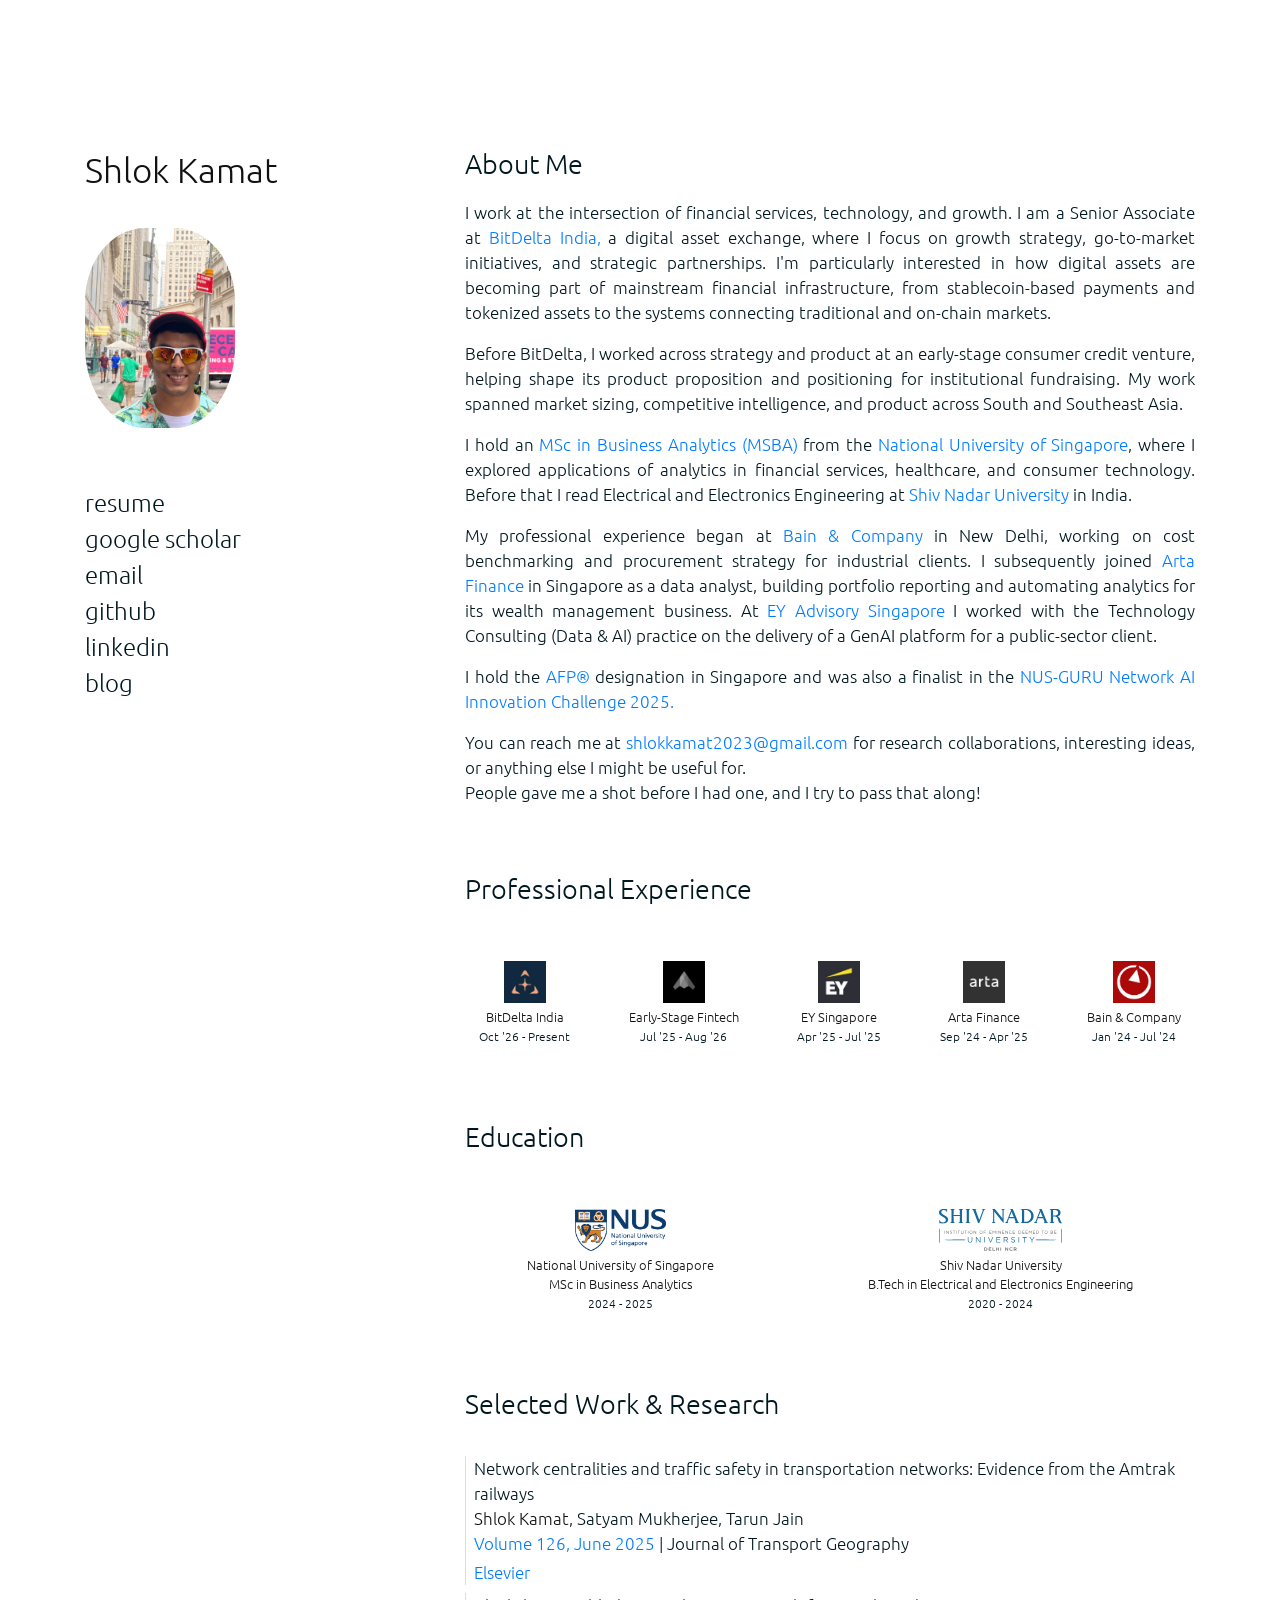
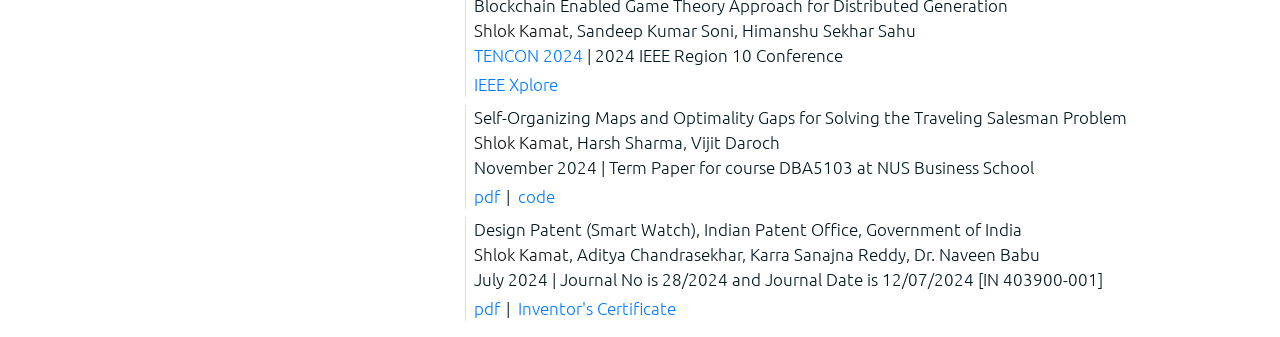
<file: index.html>
<!doctype html>
<html lang="en">

<head>

  <!-- Required meta tags -->
  <meta charset="utf-8">
  <meta name="viewport" content="width=device-width, initial-scale=1, shrink-to-fit=no">
  <meta name="description"
    content="Shlok Kamat is an NUS MSBA graduate with experience at Bain, Arta Finance, EY Singapore, and early-stage fintech across strategy, product, analytics, and AI.">
  <meta name="author" content="Shlok Kamat">
  <meta name="theme-color" content="#222222">

  <title>Shlok Kamat</title>

  <!-- Icons -->
  <link rel="apple-touch-icon" sizes="180x180" href="images/nicons/apple-touch-icon.png">
  <link rel="icon" type="image/png" sizes="32x32" href="images/nicons/favicon-32x32.png">
  <link rel="icon" type="image/png" sizes="16x16" href="images/nicons/favicon-16x16.png">

  <!-- Google Analytics -->
  <script async src="https://www.googletagmanager.com/gtag/js?id=G-M45VMEE1C7"></script>
  <script>
    window.dataLayer = window.dataLayer || [];
    function gtag() { dataLayer.push(arguments); }
    gtag('js', new Date());
    gtag('config', 'G-M45VMEE1C7');
  </script>

  <!-- Bootstrap CSS -->
  <link rel="stylesheet" href="https://stackpath.bootstrapcdn.com/bootstrap/4.4.1/css/bootstrap.min.css"
    integrity="sha384-Vkoo8x4CGsO3+Hhxv8T/Q5PaXtkKtu6ug5TOeNV6gBiFeWPGFN9MuhOf23Q9Ifjh" crossorigin="anonymous">

  <!-- Site CSS -->
  <link rel="stylesheet" href="assets/style-2.css">

</head>

<body>

  <!-- <h1>Hello, world!</h1> -->

  <div class="container pt-5 allstuffp">
    <div class="row pt-5 allstuff">

      <!-- ============================= Sidebar ============================= -->
      <div class="col-md-4 pt-5">
        <div class="fixed-posi">

          <p class="name">Shlok Kamat</p>
          <img src="images/profile.jpg" alt="Shlok Kamat" class="profilepic pt-3 pb-2">

          <div class="pt-5 menur">
            <a class="menulink" href="assets/Shlok_CV_Sep2026.pdf" target="_blank" rel="noopener">resume</a>
          </div>
          <div class=""><a class="menulink" target="_blank" href="https://scholar.google.com/citations?hl=en&user=XUQM72MAAAAJ">google scholar</a></div>
          <div>
            <a class="menulink" href="mailto:shlokkamat2023@gmail.com">email</a>
          </div>
          <div>
            <a class="menulink" href="https://github.com/Shlok2002" target="_blank" rel="noopener">github</a>
          </div>
          <div>
            <a class="menulink" href="https://www.linkedin.com/in/shlokkamat/" target="_blank" rel="noopener">linkedin</a>
          </div>
          <div>
            <a class="menulink" href="https://shlok2002.github.io" target="_blank" rel="noopener">blog</a>
          </div>
          <!-- <div class=""><a class="menulink" target="_blank" href="https://shlok2002.github.io/Shlok-s-New-Jupyter/">blog</a></div> -->

          <!-- <div class="pt-5">usercontext</div>
          <div class="">travel history</div>
          <div class="">this template</div> -->

        </div>
      </div>

      <!-- ============================== Main ============================== -->
      <div class="col-md-8 pt-5 about">

        <!-- ---------------------------- About Me ---------------------------- -->
        <p class="header">About Me</p>

        <p class="text-justify">
          I work at the intersection of financial services, technology, and growth. I am a Senior Associate at <a class="in-text" href="https://bitdelta.in/en" target="_blank" rel="noopener">BitDelta India,</a> 
          a digital asset exchange, where I focus on growth strategy, go-to-market initiatives, and strategic partnerships. 
          I'm particularly interested in how digital assets are becoming part of mainstream financial infrastructure, 
          from stablecoin-based payments and tokenized assets to the systems connecting traditional and on-chain markets.
        </p>

         <p class="text-justify">
          Before BitDelta, I worked across strategy and product at an early-stage consumer credit venture, 
          helping shape its product proposition and positioning for institutional fundraising. 
          My work spanned market sizing, competitive intelligence, and product across 
          South and Southeast Asia.
        </p>

        <p class="text-justify">
          I hold an
          <a class="in-text" href="https://msba.nus.edu.sg" target="_blank" rel="noopener">MSc in Business Analytics
            (MSBA)</a>
          from the
          <a class="in-text" href="https://nus.edu.sg" target="_blank" rel="noopener">National University of Singapore</a>,
          where I explored applications of analytics in financial services, healthcare, and consumer technology.
          Before that I read Electrical and Electronics Engineering at
          <a class="in-text" href="https://snu.edu.in/home" target="_blank" rel="noopener">Shiv Nadar University</a>
          in India.
        </p>

        <p class="text-justify">
          My professional experience began at
          <a class="in-text" href="https://www.bain.com" target="_blank" rel="noopener">Bain &amp; Company</a>
          in New Delhi, working on cost benchmarking and procurement strategy for industrial clients.
          I subsequently joined
          <a class="in-text" href="https://artafinance.com" target="_blank" rel="noopener">Arta Finance</a>
          in Singapore as a data analyst, building portfolio reporting and automating analytics for its wealth management business.
          At
          <a class="in-text" href="https://www.ey.com/en_sg" target="_blank" rel="noopener">EY Advisory Singapore</a>
          I worked with the Technology Consulting (Data & AI) practice on the delivery of a GenAI platform for a 
          public-sector client.
        </p>

        

        <p class="text-justify">
          I hold the
          <a class="in-text" href="https://fpas.org.sg" target="_blank" rel="noopener">AFP&reg;</a>
          designation in Singapore and was also a finalist in the
          <a class="in-text" href="https://www.sg-innovationchallenge.org" target="_blank" rel="noopener">NUS-GURU
            Network AI Innovation Challenge 2025.</a>
        </p>

        <!-- <p>
          <strong class="text-danger">Full-Time Opportunities:</strong> I am currently actively looking for full-time
          roles. Open to locations in <strong>Singapore, ASEAN, or India</strong>. Kindly reach out if you think I would
          be a good fit.
        </p> -->

        <!-- <p style="text-align:justify">
          I'm always happy to mentor young professionals starting out their academic or professional journeys. If you'd like to collaborate, drop me an email!
          Why do I do it? Because people gave me a shot and it changed my trajectory. I am paying it forward.
        </p> -->

        <p class="text-justify">
          <!-- I am best reached by email at <a class="in-text" href="mailto:shlokkamat2023@gmail.com">shlokkamat2023@gmail.com</a>.
          Feel free to reach out about my university experience, internships, or anything else I might be able to help with.

          For more details, check my <a class="in-text" href="assets/ShlokKamat_Resume.pdf" target="_blank">CV</a> -->
          You can reach me at
          <a class="in-text" href="mailto:shlokkamat2023@gmail.com">shlokkamat2023@gmail.com</a>
         for research collaborations, interesting ideas, or anything else I might be useful for. <br>
         People gave me a shot before I had one, and I try to pass that along!
        </p>

        <!-- ---------------------- Professional Experience ---------------------- -->
        <p class="header pt-5">Professional Experience</p>

        <div class="row text-center py-4">

           <div class="mx-auto mt-2">
            <img class="img-fluid instilogo p-1" src="images/bitdeltain.jpeg" alt="Early-stage fintech">
            <div class="institution">BitDelta India</div>
            <div class="years">Oct '26 - Present</div>
          </div>

          <div class="mx-auto mt-2">
            <img class="img-fluid instilogo p-1" src="images/stealth.jpeg" alt="Early-stage fintech">
            <div class="institution">Early-Stage Fintech</div>
            <div class="years">Jul '25 - Aug '26</div>
          </div>

          <div class="mx-auto mt-2">
            <img class="img-fluid instilogo p-1" src="images/e&amp;y.jpeg" alt="EY Singapore">
            <div class="institution">EY Singapore</div>
            <div class="years">Apr '25 - Jul '25</div>
          </div>

          <div class="mx-auto mt-2">
            <img class="img-fluid instilogo p-1" src="images/arbo_works_logo.jpeg" alt="Arta Finance">
            <div class="institution">Arta Finance</div>
            <div class="years">Sep '24 - Apr '25</div>
          </div>

          <div class="mx-auto mt-2">
            <img class="img-fluid instilogo p-1" src="images/bain3.jpg" alt="Bain &amp; Company">
            <div class="institution">Bain &amp; Company</div>
            <div class="years">Jan '24 - Jul '24</div>
          </div>

          <!-- <div class="mx-auto mt-2">
            <img class="img-fluid instilogo p-1" src="images/pb.jpeg" alt="Paisabazaar">
            <div class="institution">Paisabazaar</div>
            <div class="years">Mar '23 - Aug '23</div>
          </div> -->

          <!-- <div class="mx-auto mt-2">
            <img class="img-fluid instilogo p-1" src="images/transorg.jpg">
            <div class="institution">TransOrg Analytics</div>
            <div class="years">Mar '22 - Aug '22</div>
          </div> -->

          <!-- <div class="mx-auto mt-2">
            <img class="img-fluid instilogo p-1" src="images/spenny1.png" alt="Spenny">
            <div class="institution">Spenny</div>
            <div class="years">Dec '21 - Oct '22</div>
          </div> -->

          <!-- <div class="mx-auto mt-2">
            <img class="img-fluid instilogo p-1" src="images/itc11.png">
            <div class="institution">ITC Hotels</div>
            <div class="years">Summer 2018</div>
          </div> -->

        </div>

        <!-- ------------------- Archived: What have I been up to? -------------------
        <p class="header pt-5"> What have I been up to?</p>

        <div class="py-2">

          <p class="paper my-2 pl-2">
            <span class="papertitle">NUS Commencement</span><br>
            <span class="conf"><a class="confshort">July 2026</a> | M.S. in Business Analytics</span><br>

          <p class="paper my-2 pl-2">
            <span class="papertitle">Journal Article Accepted</span><br>
            <span class="conf"><a class="confshort">April 2025</a> | Journal of Transport Geography</span><br>

          <p class="paper my-2 pl-2">
            <span class="papertitle">NUS-GURU Network AI Innovation Challenge 2025</span><br>
            <span class="conf"><a class="confshort">April 2025</a> | Finalist (Top 8 out of 200+ teams)</span><br>

          <p class="paper my-2 pl-2">
            <span class="papertitle">AFP&reg; Professional</span><br>
            <span class="conf"><a class="confshort">March 2025</a> | Financial Planning Association of Singapore</span><br>

          <p class="paper my-2 pl-2">
            <span class="papertitle">Conference Paper Published!</span><br>
            <span class="conf"><a class="confshort">December 2024</a> | IEEE TENCON 2024, Singapore</span><br>

          <p class="paper my-2 pl-2">
            <span class="papertitle">Design Patent (Granted): Smart Watch</span><br>
            <span class="conf"><a class="confshort">July 2024</a> | Indian Patent Office, Government of India</span><br>
        -->

        <!-- <p class="paper my-2 pl-2">
          <span class="papertitle">Matriculation at NUS </span><br>
          <span class="conf"><a class="confshort">July 2024</a> | MS in Business Analytics</span><br>

        <p class="paper my-2 pl-2">
          <span class="papertitle">Graduated with Distinction </span><br>
          <span class="conf"><a class="confshort">May 2024</a> | Class Rank 1 in Electrical and Electronics Engineering</span><br> -->

        <!-- <p class="paper my-2 pl-2">
          <span class="papertitle">9th Shiv Nadar IoE OUR Conference </span><br>
          <span class="conf"><a class="confshort">September 2023</a> | Sucessfully defended my OUR research</span><br> -->

        <!-- <p class="paper my-2 pl-2">
          <span class="papertitle">ASME IAM3D EFx: All India Rank - 2 </span><br>
          <span class="conf"><a class="confshort">April 2023</a> | Bagged the Runner's up place in the student design competition</span><br> -->

        <!-- ---------------------------- Education ---------------------------- -->
        <p class="header pt-5">Education</p>

        <!-- Archived education blocks (kept for future use)
        <div class="mx-auto mt-2">
          <img class="img-fluid instilogo p-1" src="images/NUS.svg.png">
          <div class="institution">National University of Singapore</div>
          <div class="institution">M.S. in Business Analytics</div>
          <div class="years">2024 - 2025</div>
        </div>

        <div class="row text-center py-4">
          <div class="mx-auto mt-2">
            <img class="img-fluid instilogo p-1" src="images/snu.png">
            <div class="institution">Shiv Nadar Institution of Eminence</div>
            <div class="institution">B.Tech Electrical and Electronics Engineering</div>
            <div class="years">2020 - 2024</div>
          </div>

        <div class="mx-auto mt-2">
          <img class="img-fluid instilogo p-1" src="images/IITK.svg.png">
          <div class="institution">Indian Institute of Technology Kanpur</div>
          <div class="institution">Advanced Certification in Data Analytics</div>
          <div class="years">2021-2022</div>
        </div>
        -->

        <!-- <p class="header pt-5">Education</p> -->

        <div class="row text-center py-4">

          <div class="mx-auto mt-2">
            <img class="img-fluid instilogo p-1" src="assets/logo.png" alt="National University of Singapore">
            <div class="institution">National University of Singapore</div>
            <div class="institution">MSc in Business Analytics</div>
            <div class="years">2024 - 2025</div>
          </div>

          <div class="mx-auto mt-2">
            <img class="img-fluid instilogo p-1" src="images/logo-2.svg" alt="Shiv Nadar University">
            <div class="institution">Shiv Nadar University</div>
            <div class="institution">B.Tech in Electrical and Electronics Engineering</div>
            <div class="years">2020 - 2024</div>
          </div>

          <!-- <div class="mx-auto mt-2">
            <img class="img-fluid instilogo p-1" src="images/IITK.svg.png">
            <div class="institution">Indian Institute of Technology Kanpur</div>
            <div class="institution">Advanced Certification in Data Analytics</div>
            <div class="years">2021-2022</div>
          </div> -->

        </div>

        <!-- ----------------------- Selected Work & Research ----------------------- -->
        <p class="header pt-5">Selected Work &amp; Research</p>

        <div class="py-2">

          <p class="paper my-2 pl-2">
            <span class="papertitle">Network centralities and traffic safety in transportation networks: Evidence from
              the Amtrak railways</span><br>
            <span class="thisauthor">Shlok Kamat</span>, Satyam Mukherjee, Tarun Jain<br>
            <span class="conf">
              <a class="confshort" href="https://www.sciencedirect.com/journal/journal-of-transport-geography/vol/126/suppl/C"
                target="_blank" rel="noopener">Volume 126, June 2025</a> | Journal of Transport Geography
            </span><br>
            <a class="tag" href="https://doi.org/10.1016/j.jtrangeo.2025.104246" target="_blank" rel="noopener">Elsevier</a><span class="tagsep"></span>
          </p>

          <p class="paper my-2 pl-2">
            <span class="papertitle">Blockchain Enabled Game Theory Approach for Distributed Generation</span><br>
            <span class="thisauthor">Shlok Kamat</span>, Sandeep Kumar Soni, Himanshu Sekhar Sahu<br>
            <span class="conf">
              <a class="confshort" href="https://tencon2024.org" target="_blank" rel="noopener">TENCON 2024</a> | 2024
              IEEE Region 10 Conference
            </span><br>
            <a class="tag" href="https://doi.org/10.1109/TENCON61640.2024.10903069" target="_blank" rel="noopener">IEEE Xplore</a><span class="tagsep"></span>
          </p>

          <p class="paper my-2 pl-2">
            <span class="papertitle">Self-Organizing Maps and Optimality Gaps for Solving the Traveling Salesman
              Problem</span><br>
            <span class="thisauthor">Shlok Kamat</span>, Harsh Sharma, Vijit Daroch<br>
            <span class="conf">
              <a class="confshort">November 2024</a> | Term Paper for course DBA5103 at NUS Business School
            </span><br>
            <a class="tag" href="assets/DBA5103_Paper.pdf" target="_blank" rel="noopener">pdf</a><span class="tagsep">|</span>
            <a class="tag" href="https://github.com/Shlok2002/DBA5103_Project" target="_blank" rel="noopener">code</a><span class="tagsep"></span>
          </p>

          <p class="paper my-2 pl-2">
            <span class="papertitle">Design Patent (Smart Watch), Indian Patent Office, Government of India</span><br>
            <span class="thisauthor">Shlok Kamat</span>, Aditya Chandrasekhar, Karra Sanajna Reddy, Dr. Naveen Babu<br>
            <span class="conf">
              <a class="confshort">July 2024</a> | Journal No is 28/2024 and Journal Date is 12/07/2024 [IN 403900-001]
            </span><br>
            <a class="tag" href="assets/403900-001.pdf" target="_blank" rel="noopener">pdf</a><span class="tagsep">|</span>
            <a class="tag" href="assets/Inventors%20certificate%20for%20Design%20Registration%20Smart%20Watch.pdf"
              target="_blank" rel="noopener">Inventor's Certificate</a><span class="tagsep"></span>
          </p>

        </div>

        <!-- ---------- Archived: Academic Projects and Research Papers ----------
        <p class="header pt-5"> Academic Projects and Research Papers</p>

        <div class="py-2">
          <p class="paper my-2 pl-2">
            <span class="papertitle">Self-Organizing Maps and Optimality Gaps for Solving the Traveling Salesman Problem</span><br>
            <span class="thisauthor">Shlok Kamat</span>, Harsh Sharma, Vijit Daroch <br>
            <span class="conf"><a class="confshort">November 2024</a> | Term Paper for course DBA5103 at NUS Business School</span><br>
            <a class="tag" href="assets/DBA5103_Paper.pdf" target="_blank">pdf</a><span class="tagsep">|</span>
            <a class="tag" href="https://github.com/Shlok2002/DBA5103_Project" target="_blank">code</a><span class="tagsep"></span>
          </p>
        </div>

        <div class="py-2">
          <p class="paper my-2 pl-2">
            <span class="papertitle">Design Patent (Smart Watch), Indian Patent Office, Government of India</span><br>
            <span class="thisauthor">Shlok Kamat</span>, Aditya Chandrasekhar, Karra Sanajna Reddy, Dr. Naveen Babu <br>
            <span class="conf"><a class="confshort">July 2024</a> | Journal No is 28/2024 and Journal Date is 12/07/2024 [IN 403900-001]</span><br>
            <a class="tag" href="assets/403900-001.pdf" target="_blank">pdf</a><span class="tagsep">|</span>
            <a class="tag" href="assets/Inventors certificate for Design Registration Smart Watch.pdf" target="_blank">Inventor's Certificate</a><span class="tagsep"></span>
          </p>
        </div>

        <div class="py-2">
          <p class="paper my-2 pl-2">
            <span class="papertitle">Examining Blockchain's Role in Reshaping Electricity Trading: Opportunities and Challenges</span><br>
            Shlok Kamat under the guidance of <a href="https://snu.edu.in/faculty/sandeep-kumar-soni/" target="_blank">Dr. Sandeep Kumar Soni </a> <br>
            <span class="conf"><a class="confshort">April 2024</a> | Senior Year Thesis</span><br>
            <a class="tag" href="assets/BTech_Final_Loop.pdf" target="_blank">slides</a><span class="tagsep">|</span>
            <a class="tag" href="assets/BTech_project_vF.pdf" target="_blank">pdf</a><span class="tagsep"></span>
          </p>
        </div>

        <div class="py-2">
          <p class="paper my-2 pl-2">
            <span class="papertitle">Blockchain-Enabled Game Theory Approach for Distributed Generation - (BEGT-DG)</span><br>
            Shlok Kamat under the guidance of <a href="https://snu.edu.in/faculty/sandeep-kumar-soni/" target="_blank">Dr. Sandeep Kumar Soni </a> <br>
            <span class="conf"><a class="confshort">December 2023</a> | Major Project I</span><br>
            <a class="tag" href="assets/Project_Paper-2.pdf" target="_blank">pdf</a><span class="tagsep"></span>
          </p>
        </div>
        -->

        <!-- ---------------- Archived: coursework and reports ----------------
        <div class="py-2">
          <p class="paper my-2 pl-2">
            <span class="papertitle">Equity Research Report - Sun Pharmaceutical Industries Limited</span><br>
            <span class="thisauthor">Shlok Kamat</span>, Tanmay Rakheja, Chandy Alex Koshy
            <span class="conf"><a class="confshort">November 2023</a> | Course Project for Corporate Valuation Course</span><br>
            <a class="tag" href="assets/ERR_Sun_Pharma_FAC306.pdf" target="_blank">pdf</a><span class="tagsep"></span>
          </p>
        </div>

        <div class="py-2">
          <p class="paper my-2 pl-2">
            <span class="papertitle">Assessing the Climate Risks Faced by Total Energies: A Comprehensive Analysis</span><br>
            Shlok Kamat <br>
            <span class="conf"><a class="confshort">February 2023</a> | Assignment for Business Sustainability Management Course</span><br>
            <a class="tag" href="assets/CCC725.pdf" target="_blank">pdf</a><span class="tagsep"></span>
          </p>
        </div>

        <div class="py-2">
          <p class="paper my-2 pl-2">
            <span class="papertitle">Mutual Funds, SIPs, SWPs and more</span><br>
            Shlok Kamat under the guidance of <a href="https://finance.snu.edu.in/people/faculty/dr-sunil-k-parmeswaran" target="_blank">Dr. Sunil K Parmeshwaran </a>
            <span class="conf"><a class="confshort">December 2022</a> | Research paper for Financial Markets Course</span><br>
            <a class="tag" href="assets/MF.pdf" target="_blank">pdf</a><span class="tagsep"></span>
          </p>

          <p class="paper my-2 pl-2">
            <span class="papertitle">Business Analytics Project - Customer Churn for a telecom operator</span><br>
            <span class="thisauthor">Shlok Kamat</span>, Aayush Garg
            <span class="conf"><a class="confshort">November 2022</a> | Course project for course Contemporary Business Analytics (DOM304)</span><br>
            <a class="tag" href="assets/DOM304_Project_Presentation.pdf" target="_blank">pdf</a><span class="tagsep">|</span>
            <a class="tag" href="https://nbviewer.org/gist/Shlok2002/3dded4ff9b2c02089b108d5dd81816ad" target="_blank">code</a>
          </p>
        </div>
        -->

        <!-- ---------------- Archived: undergraduate coursework ----------------
        <p class="paper my-2 pl-2">
          <span class="papertitle">Dynamic Behavior of the Whitening Process</span><br>
          Aditya A*, <span class="thisauthor">Shlok Kamat*</span>, Karra Sanjana Reddy*
          <span class="noter"> (* = Equal Contribution)</span><br>
          <span class="conf"><a class="confshort">November 2022</a> | Research project for course Digital Signal Processing (EED305)</span><br>
          <a class="tag" href="assets/DSP Project Report.pdf" target="_blank">pdf</a><span class="tagsep"></span>
        </p>

        <div class="py-2">
          <p class="paper my-2 pl-2">
            <span class="papertitle">A Novel Algorithm based on V and I Perturbation to track global peak under partial shading conditions</span><br>
            Aditya A, <span class="thisauthor">Shlok Kamat</span>, Karra Sanjana Reddy, Peniel Roderick, Ojusva Singh
            <span class="conf"><a class="confshort">November 2022</a> | Research project for course Photovoltaic Power Generation (EED371)</span><br>
            <a class="tag" href="assets/EED371.pdf" target="_blank">pdf</a><span class="tagsep"></span>
          </p>
        </div>
        -->

        <!-- ---------------- Archived: template sample publications ----------------
        <p class="header pt-5"> Personal Projects</p>

        <div class="py-2">
          <p class="paper my-2 pl-2">
            <span class="papertitle">The State and Fate of Linguistic Diversity and Inclusion in the NLP World</span><br>
            Pratik Joshi*, <span class="thisauthor">Sebastin Santy*</span>, Amar Budhiraja*, Kalika Bali, Monojit Choudhury
            <span class="noter"> (* = Equal Contribution)</span><br>
            <span class="conf"><a class="confshort" href="https://acl2020.org/">ACL'20</a> | Annual Conference of the Association for Computational Linguistics</span><br>
            <a class="tag" href="https://arxiv.org/pdf/2004.09095.pdf" target="_blank">code</a><span class="tagsep">|</span>
            <a class="tag" href="https://arxiv.org/abs/2004.09095" target="_blank">abstract</a><span class="tagsep">|</span>
            <a class="tag" href="cites/acl2020.bib" target="_blank">blog</a><span class="tagsep"></span>
            <a class="tag" href="https://microsoft.github.io/linguisticdiversity/" target="_blank">website</a>
          </p>
        </div>

        <div class="py-2">
          <p class="paper my-2 pl-2">
            <span class="papertitle">Learnings from Technological Interventions in a Low Resource Language</span><br>
            Devansh Mehta*, <span class="thisauthor">Sebastin Santy*</span>, Ramaravind Mothilal, Brij Mohan Lal Srivastava, Alok Sharma, Anurag Shukla, Vishnu Prasad, Venkanna U, Amit Sharma and Kalika Bali
            <span class="noter"> (* = Equal Contribution)</span><br>
            <span class="conf"><a class="confshort" href="https://lrec2020.lrec-conf.org/">LREC'20</a> | International Conference on Language Resources and Evaluation</span><br>
            <a class="tag" href="https://arxiv.org/pdf/2004.10270.pdf" target="_blank">pdf</a><span class="tagsep">|</span>
            <a class="tag" href="https://arxiv.org/abs/2004.10270" target="_blank">abstract</a><span class="tagsep">|</span>
            <a class="tag" href="cites/lrec2020.bib" target="_blank">cite</a>
          </p>
        </div>

        <div class="py-2">
          <p class="paper my-2 pl-2">
            <span class="papertitle">Deploying Language Technologies for Underserved Communities</span><br>
            Kalika Bali, Monojit Choudhury, Sunayana Sitaram, <span class="thisauthor">Sebastin Santy</span><br>
            <span class="conf"><a class="confshort" href="https://en.unesco.org/LT4All">LT4All</a> | UNESCO International Conference on Language Technologies for All</span><br>
            <a class="tag" href="https://en.unesco.org/sites/default/files/lt4all_programme_day2and3.pdf" target="_blank">proceedings</a><span class="tagsep">|</span>
            <a class="tag" href="assets/unesco.pdf" target="_blank">poster</a>
          </p>
        </div>

        <div class="py-2">
          <p class="paper my-2 pl-2">
            <span class="papertitle">Unsung Challenges of Building and Deploying Language Technologies for Low Resource Language Communities</span><br>
            Pratik Joshi, Christain Barnes, <span class="thisauthor">Sebastin Santy</span>, Simran Khanuja, Sanket Shah, Anirudh Srinivasan, Satwik Bhattamishra, Sunayana Sitaram, Monojit Choudhury and Kalika Bali<br>
            <span class="conf"><a class="confshort" href="https://ltrc.iiit.ac.in/icon2019/">ICON'19</a> | International Conference on Natural Language Processing</span><br>
            <a class="tag" href="https://arxiv.org/pdf/1912.03457.pdf" target="_blank">pdf</a><span class="tagsep">|</span>
            <a class="tag" href="https://arxiv.org/abs/1912.03457" target="_blank">abstract</a><span class="tagsep">|</span>
            <a class="tag" href="cites/icon2019.bib" target="_blank">cite</a>
          </p>
        </div>

        <div class="py-2">
          <p class="paper my-2 pl-2">
            <span class="papertitle">CoSSAT: Code-Switched Speech Annotation Tool</span><br>
            Sanket Shah, Pratik Joshi, <span class="thisauthor">Sebastin Santy</span>, Sunayana Sitaram<br>
            <span class="conf"><a class="confshort" href="https://www.emnlp-ijcnlp2019.org/">AnnoNLP@EMNLP'19</a> | Empirical Methods in Natural Language Processing</span><br>
            <a class="tag" href="https://www.aclweb.org/anthology/D19-5907.pdf" target="_blank">pdf</a><span class="tagsep">|</span>
            <a class="tag" href="https://www.aclweb.org/anthology/D19-5907/" target="_blank">abstract</a><span class="tagsep">|</span>
            <a class="tag" href="cites/cossat.bib" target="_blank">cite</a><span class="tagsep">|</span>
            <a class="tag" href="assets/cossat.pdf" target="_blank">slides</a>
          </p>
        </div>

        <div class="py-2">
          <p class="paper my-2 pl-2">
            <span class="papertitle">INMT: Interactive Neural Machine Translation</span><br>
            <span class="thisauthor">Sebastin Santy</span>, Sandipan Dandapat, Monojit Choudhury, Kalika Bali<br>
            <span class="conf"><a class="confshort" href="https://www.emnlp-ijcnlp2019.org/">EMNLP'19 Demo</a> | Empirical Methods in Natural Language Processing</span><br>
            <a class="tag" href="https://microsoft.github.io/inmt/" target="_blank">website</a><span class="tagsep">|</span>
            <a class="tag" href="https://github.com/microsoft/inmt" target="_blank">code</a><span class="tagsep">|</span>
            <a class="tag" href="https://www.aclweb.org/anthology/D19-3018.pdf" target="_blank">pdf</a><span class="tagsep">|</span>
            <a class="tag" href="https://www.aclweb.org/anthology/D19-3018/" target="_blank">abstract</a><span class="tagsep">|</span>
            <a class="tag" href="cites/inmt.bib" target="_blank">cite</a><span class="tagsep">|</span>
            <a class="tag" href="assets/inmt_poster.pdf" target="_blank">poster</a>
          </p>
        </div>

        <div class="py-2">
          <p class="paper my-2 pl-2">
            <span class="papertitle">Towards Task Understanding in Visual Settings</span><br>
            <span class="thisauthor">Sebastin Santy</span>, Wazeer Zulfikar, Rishabh Mehrotra, Emine Yilmaz<br>
            <span class="conf"><a class="confshort" href="#">AAAI'19 Student Abstract</a> | AAAI Conference on Artificial Intelligence</span> <br>
            <a class="tag" href="https://usercontext.github.io/SceneTask/resources/images/manuscript.pdf" target="_blank">pdf</a><span class="tagsep">|</span>
            <a class="tag" href="https://usercontext.github.io/SceneTask/" target="_blank">abstract</a><span class="tagsep">|</span>
            <a class="tag" href="cites/aaai2019.bib" target="_blank">cite</a><span class="tagsep">|</span>
            <a class="tag" href="https://usercontext.github.io/SceneTask/resources/images/poster.pdf" target="_blank">poster</a>
          </p>
        </div>

        <div class="py-2">
          <p class="paper my-2 pl-2">
            <span class="papertitle">DataDepsGenerators.jl: making reusing data easy by automatically generating DataDeps.jl registration code</span><br>
            Lyndon White, <span class="thisauthor">Sebastin Santy</span><br>
            <span class="conf"><a class="confshort" href="#">JOSS'18</a> | Journal of Open Source Software</span> <br>
            <a class="tag" href="https://arxiv.org/pdf/1912.03457.pdf" target="_blank">pdf</a><span class="tagsep">|</span>
            <a class="tag" href="cites/datadeps.bib" target="_blank">cite</a><span class="tagsep">|</span>
            <a class="tag" href="https://www.youtube.com/watch?v=eMtuzjn_Xks" target="_blank">talk</a><span class="tagsep">|</span>
            <a class="tag" href="https://medium.com/@sebastinsanty/google-summer-of-code-2018-julia-computing-report-8d3f553d7050" target="_blank">blog post</a>
          </p>
        </div>
        -->

        <!-- ---------------- Archived: Personal Projects ----------------
        <p class="paper my-2 pl-2">
          <span class="papertitle">Predictive Analytics Repo</span><br>
          <span class="conf"><a class="confshort">Python and R</a> | A collection of predictive analytics notebooks and source codes </span> <br>
          <a class="tag" href="https://github.com/Shlok2002/PredictiveAnalytics" target="_blank">GitHub Repo</a><span class="tagsep"></span>
        </p>

        <div class="py-2"></div>

        <p class="paper my-2 pl-2">
          <span class="papertitle">Brief</span><br>
          <span class="conf"><a class="confshort">Python</a> | A simple GUI text editor written in python </span> <br>
          <a class="tag" href="https://github.com/Shlok2002/Brief---Text-Editor" target="_blank">code</a><span class="tagsep">|</span>
          <a class="tag" href="https://shlokkamat.hashnode.dev/using-python-to-create-a-basic-text-editor" target="_blank">blog</a><span class="tagsep"></span>
        </p>

        <div class="py-2">
          <p class="paper my-2 pl-2">
            <span class="papertitle">Strategic analysis of Jio</span><br>
            <span class="conf"><a class="confshort">Case Study</a> | A presentation for a case study competition where in I was tasked with devising a plan for Jio (mobile telecom operator) to foray into a foreign market </span> <br>
            <a class="tag" href="assets/jio.pdf" target="_blank">pdf</a><span class="tagsep"></span>
          </p>
        </div>

        <div class="py-2">
          <p class="paper my-2 pl-2">
            <span class="papertitle">Order Automation</span><br>
            <span class="conf"><a class="confshort">Python</a> | A python code to place, cancel and modify orders in Zerodha in under 160 lines of code, all without leaving your editor/terminal* </span> <br>
            <a class="tag" href="https://github.com/Shlok2002/Trader-Help/tree/main/OrderPlacement" target="_blank">code</a><span class="tagsep">|</span>
            <a class="tag" href="#" target="_blank">blog</a><span class="tagsep"></span>
          </p>
        </div>
        -->

        <!-- ---------------- Archived: Talks ----------------
        <p class="header pt-5">Talks</p>

        <div class="py-2">
          <p class="paper my-2 pl-2">
            <span class="papertitle">Repeatable Data Setup for Repeatable Science</span><br>
            Talked about DataDepsGenerators.jl and Reproducible AI.<br>
            <span class="conf">PyData 2018, 11 Times Square, New York City, United States</span><br>
            <a class="tag" href="https://www.youtube.com/watch?v=eMtuzjn_Xks" target="_blank">video</a><span class="tagsep">|</span>
            <a class="tag" href="https://pydata.org/nyc2018/schedule/presentation/14/" target="_blank">abstract</a>
          </p>
        </div>

        <div class="py-2">
          <p class="paper my-2 pl-2">
            <span class="papertitle">Tete-a-tete with <a href="https://en.wikipedia.org/wiki/A._P._J._Abdul_Kalam" target="_blank">APJ Abdul Kalam</a></span><br>
            As part of the Iken Scientifica 2009 winning team, got an opportunity to discuss tech advancements with His Excellency, Dr. APJ Abdul Kalam, Former President of India.<br>
            <span class="conf">10 Rajaji Marg, New Delhi, India</span><br>
            <a class="tag" href="https://www.youtube.com/watch?v=oj-rT6CouZg" target="_blank">video</a>
          </p>
        </div>
        -->

        <!-- ---------------- Archived: earlier experience row ----------------
        <div class="row text-center py-4">

          <div class="mx-auto mt-2">
            <img class="img-fluid instilogo p-1" src="images/snu.png">
            <div class="institution">Shiv Nadar Institution of Eminence</div>
            <div class="years">2020 - 2024</div>
          </div>

          <div class="mx-auto mt-2">
            <img class="img-fluid instilogo p-1" src="images/bain2.png">
            <div class="institution">Bain &amp; Company</div>
            <div class="years">Winter 2023</div>
          </div>

          <div class="mx-auto mt-2">
            <img class="img-fluid instilogo p-1" src="images/pb.jpeg">
            <div class="institution">Paisabazaar.com</div>
            <div class="years">Summer 2023</div>
          </div>

          <div class="mx-auto mt-2">
            <img class="img-fluid instilogo p-1" src="images/transorg.jpg">
            <div class="institution">TransOrg Analytics</div>
            <div class="years">Summer 2022</div>
          </div>

          <div class="mx-auto mt-2">
            <img class="img-fluid instilogo p-1" src="images/spenny1.png">
            <div class="institution">Spenny</div>
            <div class="years">Winter 2021</div>
          </div>

          <div class="mx-auto mt-2">
            <img class="img-fluid instilogo p-1" src="images/itc11.png">
            <div class="institution">ITC Hotels</div>
            <div class="years">Summer 2018</div>
          </div>

        </div>
        -->

      </div>
      <!-- /.col-md-8 -->

    </div>
    <!-- /.row -->
  </div>
  <!-- /.container -->

  <!-- Optional JavaScript -->
  <!-- jQuery first, then Popper.js, then Bootstrap JS -->
  <script src="https://code.jquery.com/jquery-3.4.1.slim.min.js"
    integrity="sha384-J6qa4849blE2+poT4WnyKhv5vZF5SrPo0iEjwBvKU7imGFAV0wwj1yYfoRSJoZ+n" crossorigin="anonymous"></script>
  <script src="https://cdn.jsdelivr.net/npm/popper.js@1.16.0/dist/umd/popper.min.js"
    integrity="sha384-Q6E9RHvbIyZFJoft+2mJbHaEWldlvI9IOYy5n3zV9zzTtmI3UksdQRVvoxMfooAo" crossorigin="anonymous"></script>
  <script src="https://stackpath.bootstrapcdn.com/bootstrap/4.4.1/js/bootstrap.min.js"
    integrity="sha384-wfSDF2E50Y2D1uUdj0O3uMBJnjuUD4Ih7YwaYd1iqfktj0Uod8GCExl3Og8ifwB6" crossorigin="anonymous"></script>
  <script src="assets/style-2.js"></script>

</body>

</html>
</file>
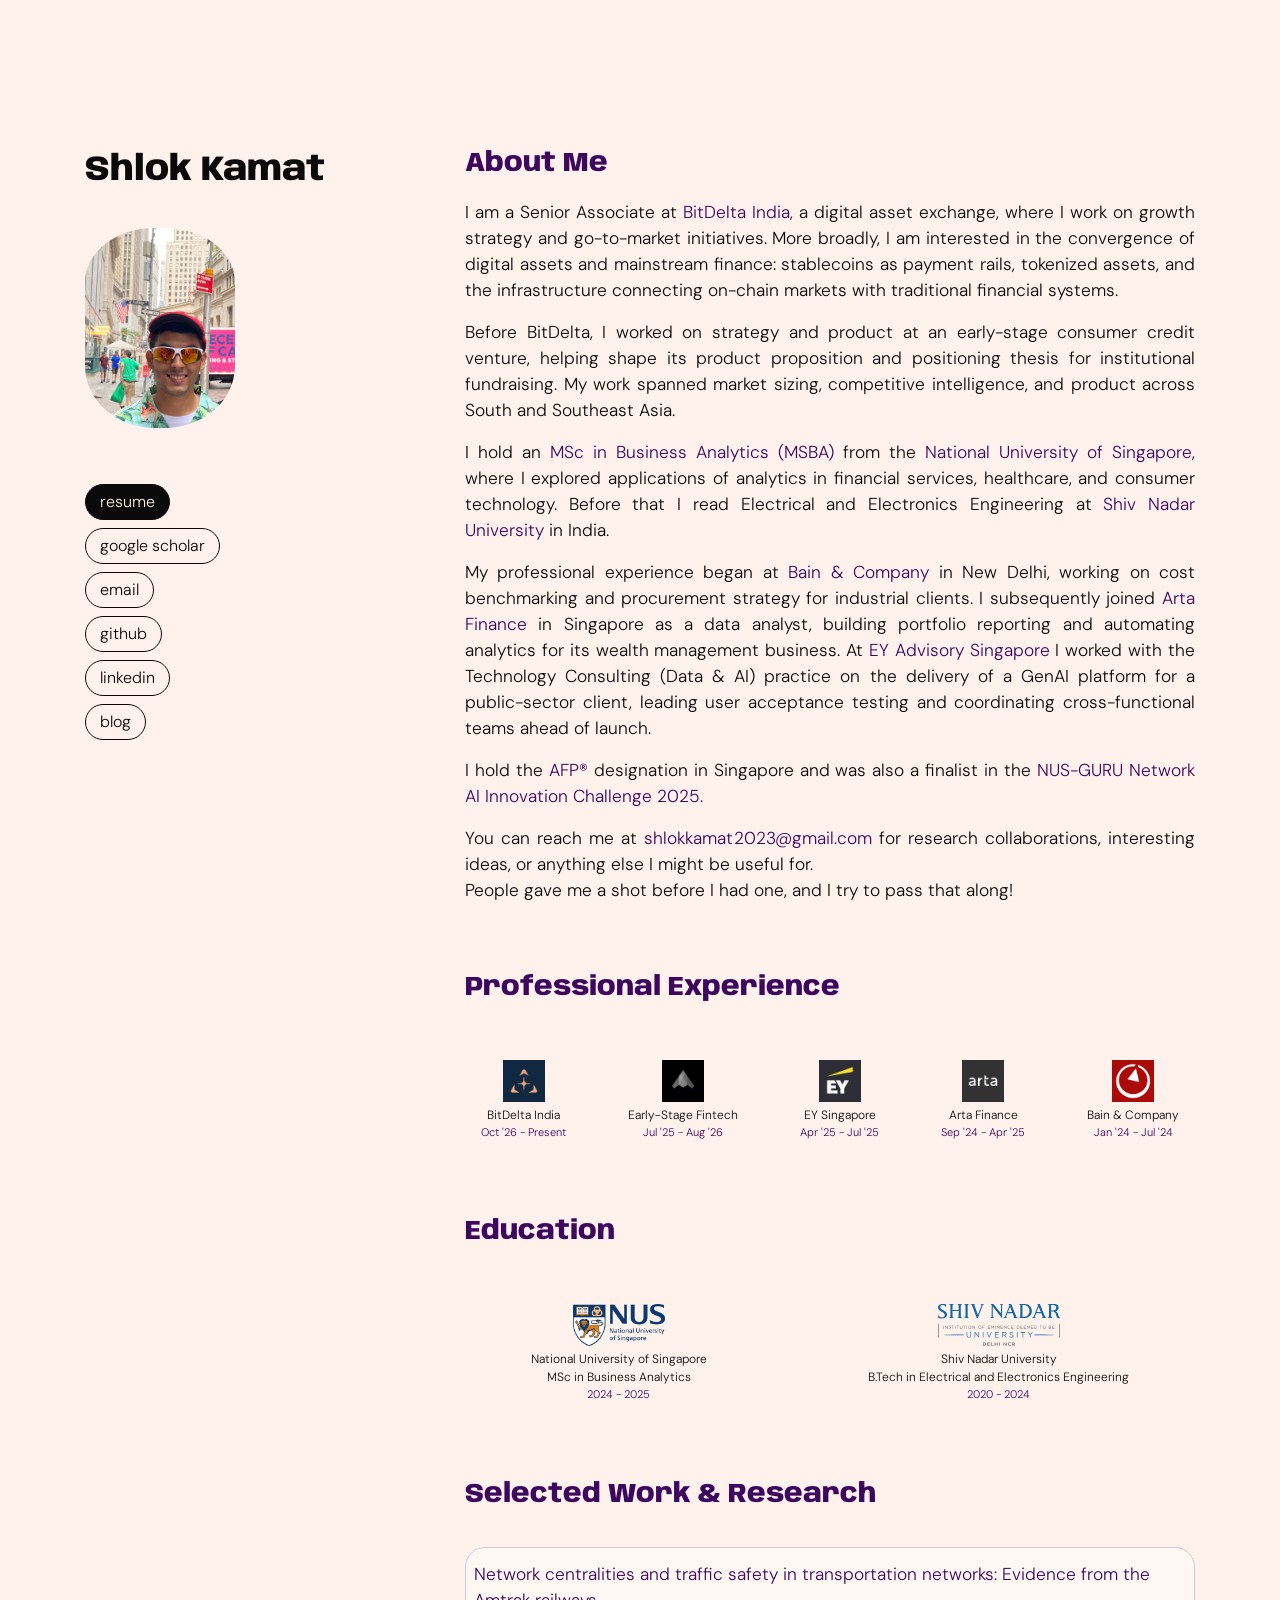
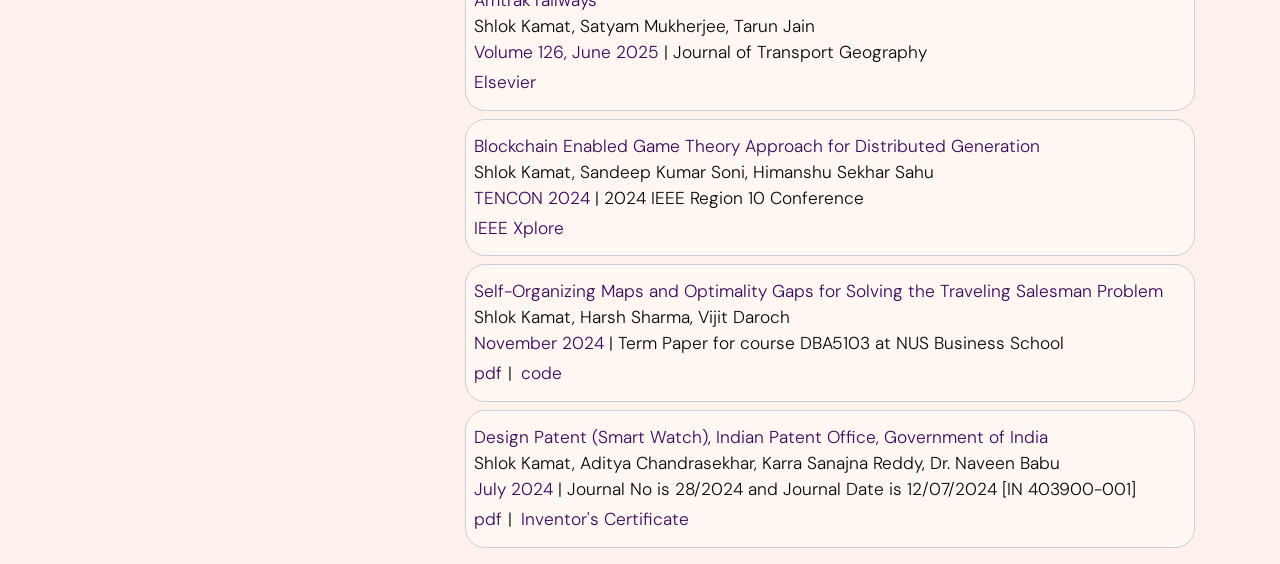
<file: index1.html>
<!doctype html>
<html lang="en">

<head>

  <!-- Required meta tags -->
  <meta charset="utf-8">
  <meta name="viewport" content="width=device-width, initial-scale=1, shrink-to-fit=no">
  <meta name="description"
    content="Shlok Kamat is an NUS MSBA graduate with experience at Bain, Arta Finance, EY Singapore, and early-stage fintech across strategy, product, analytics, and AI.">
  <meta name="author" content="Shlok Kamat">
  <meta name="theme-color" content="#222222">

  <title>Shlok Kamat</title>

  <!-- Icons -->
  <link rel="apple-touch-icon" sizes="180x180" href="images/nicons/apple-touch-icon.png">
  <link rel="icon" type="image/png" sizes="32x32" href="images/nicons/favicon-32x32.png">
  <link rel="icon" type="image/png" sizes="16x16" href="images/nicons/favicon-16x16.png">

  <!-- Google Analytics -->
  <script async src="https://www.googletagmanager.com/gtag/js?id=G-M45VMEE1C7"></script>
  <script>
    window.dataLayer = window.dataLayer || [];
    function gtag() { dataLayer.push(arguments); }
    gtag('js', new Date());
    gtag('config', 'G-M45VMEE1C7');
  </script>

  <!-- Bootstrap CSS -->
  <link rel="stylesheet" href="https://stackpath.bootstrapcdn.com/bootstrap/4.4.1/css/bootstrap.min.css"
    integrity="sha384-Vkoo8x4CGsO3+Hhxv8T/Q5PaXtkKtu6ug5TOeNV6gBiFeWPGFN9MuhOf23Q9Ifjh" crossorigin="anonymous">

  <!-- Site CSS -->
  <link rel="stylesheet" href="assets/style-1.css">

</head>

<body>

  <!-- <h1>Hello, world!</h1> -->

  <div class="container pt-5 allstuffp">
    <div class="row pt-5 allstuff">

      <!-- ============================= Sidebar ============================= -->
      <div class="col-md-4 pt-5">
        <div class="fixed-posi">

          <p class="name">Shlok Kamat</p>
          <img src="images/profile.jpg" alt="Shlok Kamat" class="profilepic pt-3 pb-2">

          <div class="pt-5 menur">
            <a class="menulink menulink-primary" href="assets/ShlokKamat_Resume.pdf" target="_blank" rel="noopener">resume</a>
          </div>
          <div class=""><a class="menulink" target="_blank" href="https://scholar.google.com/citations?hl=en&user=XUQM72MAAAAJ">google scholar</a></div>
          <div>
            <a class="menulink" href="mailto:shlokkamat2023@gmail.com">email</a>
          </div>
          <div>
            <a class="menulink" href="https://github.com/Shlok2002" target="_blank" rel="noopener">github</a>
          </div>
          <div>
            <a class="menulink" href="https://www.linkedin.com/in/shlokkamat/" target="_blank" rel="noopener">linkedin</a>
          </div>
          <div>
            <a class="menulink" href="https://shlok2002.github.io" target="_blank" rel="noopener">blog</a>
          </div>
          <!-- <div class=""><a class="menulink" target="_blank" href="https://shlok2002.github.io/Shlok-s-New-Jupyter/">blog</a></div> -->

          <!-- <div class="pt-5">usercontext</div>
          <div class="">travel history</div>
          <div class="">this template</div> -->

        </div>
      </div>

      <!-- ============================== Main ============================== -->
      <div class="col-md-8 pt-5 about">

        <!-- ---------------------------- About Me ---------------------------- -->
         <p class="header">About Me</p> 

        <p class="text-justify">
          I am a Senior Associate at <a class="in-text" href="https://bitdelta.in/en" target="_blank" rel="noopener">BitDelta India,</a> 
          a digital asset exchange, where I work on growth strategy and go-to-market initiatives. 
          More broadly, I am interested in the convergence of digital assets and mainstream finance: stablecoins as payment rails, 
          tokenized assets, and the infrastructure connecting on-chain markets with traditional financial systems.
        </p>

         <p class="text-justify">
          Before BitDelta, I worked on strategy and product at an early-stage consumer credit venture, 
          helping shape its product proposition and positioning thesis for institutional fundraising.
           My work spanned market sizing, competitive intelligence, and product across South and Southeast Asia.
        </p>

        <p class="text-justify">
          I hold an
          <a class="in-text" href="https://msba.nus.edu.sg" target="_blank" rel="noopener">MSc in Business Analytics
            (MSBA)</a>
          from the
          <a class="in-text" href="https://nus.edu.sg" target="_blank" rel="noopener">National University of Singapore</a>,
          where I explored applications of analytics in financial services, healthcare, and consumer technology.
          Before that I read Electrical and Electronics Engineering at
          <a class="in-text" href="https://snu.edu.in/home" target="_blank" rel="noopener">Shiv Nadar University</a>
          in India.
        </p>

        <p class="text-justify">
          My professional experience began at
          <a class="in-text" href="https://www.bain.com" target="_blank" rel="noopener">Bain &amp; Company</a>
          in New Delhi, working on cost benchmarking and procurement strategy for industrial clients.
          I subsequently joined
          <a class="in-text" href="https://artafinance.com" target="_blank" rel="noopener">Arta Finance</a>
          in Singapore as a data analyst, building portfolio reporting and automating analytics for its wealth management business.
          At
          <a class="in-text" href="https://www.ey.com/en_sg" target="_blank" rel="noopener">EY Advisory Singapore</a>
          I worked with the Technology Consulting (Data & AI) practice on the delivery of a GenAI platform for a 
          public-sector client, leading user acceptance testing and coordinating cross-functional teams ahead of launch.
        </p>

        

        <p class="text-justify">
          I hold the
          <a class="in-text" href="https://fpas.org.sg" target="_blank" rel="noopener">AFP&reg;</a>
          designation in Singapore and was also a finalist in the
          <a class="in-text" href="https://www.sg-innovationchallenge.org" target="_blank" rel="noopener">NUS-GURU
            Network AI Innovation Challenge 2025.</a>
        </p>

        <!-- <p>
          <strong class="text-danger">Full-Time Opportunities:</strong> I am currently actively looking for full-time
          roles. Open to locations in <strong>Singapore, ASEAN, or India</strong>. Kindly reach out if you think I would
          be a good fit.
        </p> -->

        <!-- <p style="text-align:justify">
          I'm always happy to mentor young professionals starting out their academic or professional journeys. If you'd like to collaborate, drop me an email!
          Why do I do it? Because people gave me a shot and it changed my trajectory. I am paying it forward.
        </p> -->

        <p class="text-justify">
          <!-- I am best reached by email at <a class="in-text" href="mailto:shlokkamat2023@gmail.com">shlokkamat2023@gmail.com</a>.
          Feel free to reach out about my university experience, internships, or anything else I might be able to help with.

          For more details, check my <a class="in-text" href="assets/ShlokKamat_Resume.pdf" target="_blank">CV</a> -->
          You can reach me at
          <a class="in-text" href="mailto:shlokkamat2023@gmail.com">shlokkamat2023@gmail.com</a>
         for research collaborations, interesting ideas, or anything else I might be useful for. <br>
         People gave me a shot before I had one, and I try to pass that along!
        </p>

        <!-- ---------------------- Professional Experience ---------------------- -->
        <p class="header pt-5">Professional Experience</p>

        <div class="row text-center py-4">

           <div class="mx-auto mt-2">
            <img class="img-fluid instilogo p-1" src="images/bitdeltain.jpeg" alt="Early-stage fintech">
            <div class="institution">BitDelta India</div>
            <div class="years">Oct '26 - Present</div>
          </div>

          <div class="mx-auto mt-2">
            <img class="img-fluid instilogo p-1" src="images/stealth.jpeg" alt="Early-stage fintech">
            <div class="institution">Early-Stage Fintech</div>
            <div class="years">Jul '25 - Aug '26</div>
          </div>

          <div class="mx-auto mt-2">
            <img class="img-fluid instilogo p-1" src="images/e&amp;y.jpeg" alt="EY Singapore">
            <div class="institution">EY Singapore</div>
            <div class="years">Apr '25 - Jul '25</div>
          </div>

          <div class="mx-auto mt-2">
            <img class="img-fluid instilogo p-1" src="images/arbo_works_logo.jpeg" alt="Arta Finance">
            <div class="institution">Arta Finance</div>
            <div class="years">Sep '24 - Apr '25</div>
          </div>

          <div class="mx-auto mt-2">
            <img class="img-fluid instilogo p-1" src="images/bain3.jpg" alt="Bain &amp; Company">
            <div class="institution">Bain &amp; Company</div>
            <div class="years">Jan '24 - Jul '24</div>
          </div>

          <!-- <div class="mx-auto mt-2">
            <img class="img-fluid instilogo p-1" src="images/pb.jpeg" alt="Paisabazaar">
            <div class="institution">Paisabazaar</div>
            <div class="years">Mar '23 - Aug '23</div>
          </div> -->

          <!-- <div class="mx-auto mt-2">
            <img class="img-fluid instilogo p-1" src="images/transorg.jpg">
            <div class="institution">TransOrg Analytics</div>
            <div class="years">Mar '22 - Aug '22</div>
          </div> -->

          <!-- <div class="mx-auto mt-2">
            <img class="img-fluid instilogo p-1" src="images/spenny1.png" alt="Spenny">
            <div class="institution">Spenny</div>
            <div class="years">Dec '21 - Oct '22</div>
          </div> -->

          <!-- <div class="mx-auto mt-2">
            <img class="img-fluid instilogo p-1" src="images/itc11.png">
            <div class="institution">ITC Hotels</div>
            <div class="years">Summer 2018</div>
          </div> -->

        </div>

        <!-- ------------------- Archived: What have I been up to? -------------------
        <p class="header pt-5"> What have I been up to?</p>

        <div class="py-2">

          <p class="paper my-2 pl-2">
            <span class="papertitle">NUS Commencement</span><br>
            <span class="conf"><a class="confshort">July 2026</a> | M.S. in Business Analytics</span><br>

          <p class="paper my-2 pl-2">
            <span class="papertitle">Journal Article Accepted</span><br>
            <span class="conf"><a class="confshort">April 2025</a> | Journal of Transport Geography</span><br>

          <p class="paper my-2 pl-2">
            <span class="papertitle">NUS-GURU Network AI Innovation Challenge 2025</span><br>
            <span class="conf"><a class="confshort">April 2025</a> | Finalist (Top 8 out of 200+ teams)</span><br>

          <p class="paper my-2 pl-2">
            <span class="papertitle">AFP&reg; Professional</span><br>
            <span class="conf"><a class="confshort">March 2025</a> | Financial Planning Association of Singapore</span><br>

          <p class="paper my-2 pl-2">
            <span class="papertitle">Conference Paper Published!</span><br>
            <span class="conf"><a class="confshort">December 2024</a> | IEEE TENCON 2024, Singapore</span><br>

          <p class="paper my-2 pl-2">
            <span class="papertitle">Design Patent (Granted): Smart Watch</span><br>
            <span class="conf"><a class="confshort">July 2024</a> | Indian Patent Office, Government of India</span><br>
        -->

        <!-- <p class="paper my-2 pl-2">
          <span class="papertitle">Matriculation at NUS </span><br>
          <span class="conf"><a class="confshort">July 2024</a> | MS in Business Analytics</span><br>

        <p class="paper my-2 pl-2">
          <span class="papertitle">Graduated with Distinction </span><br>
          <span class="conf"><a class="confshort">May 2024</a> | Class Rank 1 in Electrical and Electronics Engineering</span><br> -->

        <!-- <p class="paper my-2 pl-2">
          <span class="papertitle">9th Shiv Nadar IoE OUR Conference </span><br>
          <span class="conf"><a class="confshort">September 2023</a> | Sucessfully defended my OUR research</span><br> -->

        <!-- <p class="paper my-2 pl-2">
          <span class="papertitle">ASME IAM3D EFx: All India Rank - 2 </span><br>
          <span class="conf"><a class="confshort">April 2023</a> | Bagged the Runner's up place in the student design competition</span><br> -->

        <!-- ---------------------------- Education ---------------------------- -->
        <p class="header pt-5">Education</p>

        <!-- Archived education blocks (kept for future use)
        <div class="mx-auto mt-2">
          <img class="img-fluid instilogo p-1" src="images/NUS.svg.png">
          <div class="institution">National University of Singapore</div>
          <div class="institution">M.S. in Business Analytics</div>
          <div class="years">2024 - 2025</div>
        </div>

        <div class="row text-center py-4">
          <div class="mx-auto mt-2">
            <img class="img-fluid instilogo p-1" src="images/snu.png">
            <div class="institution">Shiv Nadar Institution of Eminence</div>
            <div class="institution">B.Tech Electrical and Electronics Engineering</div>
            <div class="years">2020 - 2024</div>
          </div>

        <div class="mx-auto mt-2">
          <img class="img-fluid instilogo p-1" src="images/IITK.svg.png">
          <div class="institution">Indian Institute of Technology Kanpur</div>
          <div class="institution">Advanced Certification in Data Analytics</div>
          <div class="years">2021-2022</div>
        </div>
        -->

        <!-- <p class="header pt-5">Education</p> -->

        <div class="row text-center py-4">

          <div class="mx-auto mt-2">
            <img class="img-fluid instilogo p-1" src="assets/logo.png" alt="National University of Singapore">
            <div class="institution">National University of Singapore</div>
            <div class="institution">MSc in Business Analytics</div>
            <div class="years">2024 - 2025</div>
          </div>

          <div class="mx-auto mt-2">
            <img class="img-fluid instilogo p-1" src="images/logo-2.svg" alt="Shiv Nadar University">
            <div class="institution">Shiv Nadar University</div>
            <div class="institution">B.Tech in Electrical and Electronics Engineering</div>
            <div class="years">2020 - 2024</div>
          </div>

          <!-- <div class="mx-auto mt-2">
            <img class="img-fluid instilogo p-1" src="images/IITK.svg.png">
            <div class="institution">Indian Institute of Technology Kanpur</div>
            <div class="institution">Advanced Certification in Data Analytics</div>
            <div class="years">2021-2022</div>
          </div> -->

        </div>

        <!-- ----------------------- Selected Work & Research ----------------------- -->
        <p class="header pt-5">Selected Work &amp; Research</p>

        <div class="py-2">

          <p class="paper my-2 pl-2">
            <span class="papertitle">Network centralities and traffic safety in transportation networks: Evidence from
              the Amtrak railways</span><br>
            <span class="thisauthor">Shlok Kamat</span>, Satyam Mukherjee, Tarun Jain<br>
            <span class="conf">
              <a class="confshort" href="https://www.sciencedirect.com/journal/journal-of-transport-geography/vol/126/suppl/C"
                target="_blank" rel="noopener">Volume 126, June 2025</a> | Journal of Transport Geography
            </span><br>
            <a class="tag" href="https://doi.org/10.1016/j.jtrangeo.2025.104246" target="_blank" rel="noopener">Elsevier</a><span class="tagsep"></span>
          </p>

          <p class="paper my-2 pl-2">
            <span class="papertitle">Blockchain Enabled Game Theory Approach for Distributed Generation</span><br>
            <span class="thisauthor">Shlok Kamat</span>, Sandeep Kumar Soni, Himanshu Sekhar Sahu<br>
            <span class="conf">
              <a class="confshort" href="https://tencon2024.org" target="_blank" rel="noopener">TENCON 2024</a> | 2024
              IEEE Region 10 Conference
            </span><br>
            <a class="tag" href="https://doi.org/10.1109/TENCON61640.2024.10903069" target="_blank" rel="noopener">IEEE Xplore</a><span class="tagsep"></span>
          </p>

          <p class="paper my-2 pl-2">
            <span class="papertitle">Self-Organizing Maps and Optimality Gaps for Solving the Traveling Salesman
              Problem</span><br>
            <span class="thisauthor">Shlok Kamat</span>, Harsh Sharma, Vijit Daroch<br>
            <span class="conf">
              <a class="confshort">November 2024</a> | Term Paper for course DBA5103 at NUS Business School
            </span><br>
            <a class="tag" href="assets/DBA5103_Paper.pdf" target="_blank" rel="noopener">pdf</a><span class="tagsep">|</span>
            <a class="tag" href="https://github.com/Shlok2002/DBA5103_Project" target="_blank" rel="noopener">code</a><span class="tagsep"></span>
          </p>

          <p class="paper my-2 pl-2">
            <span class="papertitle">Design Patent (Smart Watch), Indian Patent Office, Government of India</span><br>
            <span class="thisauthor">Shlok Kamat</span>, Aditya Chandrasekhar, Karra Sanajna Reddy, Dr. Naveen Babu<br>
            <span class="conf">
              <a class="confshort">July 2024</a> | Journal No is 28/2024 and Journal Date is 12/07/2024 [IN 403900-001]
            </span><br>
            <a class="tag" href="assets/403900-001.pdf" target="_blank" rel="noopener">pdf</a><span class="tagsep">|</span>
            <a class="tag" href="assets/Inventors%20certificate%20for%20Design%20Registration%20Smart%20Watch.pdf"
              target="_blank" rel="noopener">Inventor's Certificate</a><span class="tagsep"></span>
          </p>

        </div>

        <!-- ---------- Archived: Academic Projects and Research Papers ----------
        <p class="header pt-5"> Academic Projects and Research Papers</p>

        <div class="py-2">
          <p class="paper my-2 pl-2">
            <span class="papertitle">Self-Organizing Maps and Optimality Gaps for Solving the Traveling Salesman Problem</span><br>
            <span class="thisauthor">Shlok Kamat</span>, Harsh Sharma, Vijit Daroch <br>
            <span class="conf"><a class="confshort">November 2024</a> | Term Paper for course DBA5103 at NUS Business School</span><br>
            <a class="tag" href="assets/DBA5103_Paper.pdf" target="_blank">pdf</a><span class="tagsep">|</span>
            <a class="tag" href="https://github.com/Shlok2002/DBA5103_Project" target="_blank">code</a><span class="tagsep"></span>
          </p>
        </div>

        <div class="py-2">
          <p class="paper my-2 pl-2">
            <span class="papertitle">Design Patent (Smart Watch), Indian Patent Office, Government of India</span><br>
            <span class="thisauthor">Shlok Kamat</span>, Aditya Chandrasekhar, Karra Sanajna Reddy, Dr. Naveen Babu <br>
            <span class="conf"><a class="confshort">July 2024</a> | Journal No is 28/2024 and Journal Date is 12/07/2024 [IN 403900-001]</span><br>
            <a class="tag" href="assets/403900-001.pdf" target="_blank">pdf</a><span class="tagsep">|</span>
            <a class="tag" href="assets/Inventors certificate for Design Registration Smart Watch.pdf" target="_blank">Inventor's Certificate</a><span class="tagsep"></span>
          </p>
        </div>

        <div class="py-2">
          <p class="paper my-2 pl-2">
            <span class="papertitle">Examining Blockchain's Role in Reshaping Electricity Trading: Opportunities and Challenges</span><br>
            Shlok Kamat under the guidance of <a href="https://snu.edu.in/faculty/sandeep-kumar-soni/" target="_blank">Dr. Sandeep Kumar Soni </a> <br>
            <span class="conf"><a class="confshort">April 2024</a> | Senior Year Thesis</span><br>
            <a class="tag" href="assets/BTech_Final_Loop.pdf" target="_blank">slides</a><span class="tagsep">|</span>
            <a class="tag" href="assets/BTech_project_vF.pdf" target="_blank">pdf</a><span class="tagsep"></span>
          </p>
        </div>

        <div class="py-2">
          <p class="paper my-2 pl-2">
            <span class="papertitle">Blockchain-Enabled Game Theory Approach for Distributed Generation - (BEGT-DG)</span><br>
            Shlok Kamat under the guidance of <a href="https://snu.edu.in/faculty/sandeep-kumar-soni/" target="_blank">Dr. Sandeep Kumar Soni </a> <br>
            <span class="conf"><a class="confshort">December 2023</a> | Major Project I</span><br>
            <a class="tag" href="assets/Project_Paper-2.pdf" target="_blank">pdf</a><span class="tagsep"></span>
          </p>
        </div>
        -->

        <!-- ---------------- Archived: coursework and reports ----------------
        <div class="py-2">
          <p class="paper my-2 pl-2">
            <span class="papertitle">Equity Research Report - Sun Pharmaceutical Industries Limited</span><br>
            <span class="thisauthor">Shlok Kamat</span>, Tanmay Rakheja, Chandy Alex Koshy
            <span class="conf"><a class="confshort">November 2023</a> | Course Project for Corporate Valuation Course</span><br>
            <a class="tag" href="assets/ERR_Sun_Pharma_FAC306.pdf" target="_blank">pdf</a><span class="tagsep"></span>
          </p>
        </div>

        <div class="py-2">
          <p class="paper my-2 pl-2">
            <span class="papertitle">Assessing the Climate Risks Faced by Total Energies: A Comprehensive Analysis</span><br>
            Shlok Kamat <br>
            <span class="conf"><a class="confshort">February 2023</a> | Assignment for Business Sustainability Management Course</span><br>
            <a class="tag" href="assets/CCC725.pdf" target="_blank">pdf</a><span class="tagsep"></span>
          </p>
        </div>

        <div class="py-2">
          <p class="paper my-2 pl-2">
            <span class="papertitle">Mutual Funds, SIPs, SWPs and more</span><br>
            Shlok Kamat under the guidance of <a href="https://finance.snu.edu.in/people/faculty/dr-sunil-k-parmeswaran" target="_blank">Dr. Sunil K Parmeshwaran </a>
            <span class="conf"><a class="confshort">December 2022</a> | Research paper for Financial Markets Course</span><br>
            <a class="tag" href="assets/MF.pdf" target="_blank">pdf</a><span class="tagsep"></span>
          </p>

          <p class="paper my-2 pl-2">
            <span class="papertitle">Business Analytics Project - Customer Churn for a telecom operator</span><br>
            <span class="thisauthor">Shlok Kamat</span>, Aayush Garg
            <span class="conf"><a class="confshort">November 2022</a> | Course project for course Contemporary Business Analytics (DOM304)</span><br>
            <a class="tag" href="assets/DOM304_Project_Presentation.pdf" target="_blank">pdf</a><span class="tagsep">|</span>
            <a class="tag" href="https://nbviewer.org/gist/Shlok2002/3dded4ff9b2c02089b108d5dd81816ad" target="_blank">code</a>
          </p>
        </div>
        -->

        <!-- ---------------- Archived: undergraduate coursework ----------------
        <p class="paper my-2 pl-2">
          <span class="papertitle">Dynamic Behavior of the Whitening Process</span><br>
          Aditya A*, <span class="thisauthor">Shlok Kamat*</span>, Karra Sanjana Reddy*
          <span class="noter"> (* = Equal Contribution)</span><br>
          <span class="conf"><a class="confshort">November 2022</a> | Research project for course Digital Signal Processing (EED305)</span><br>
          <a class="tag" href="assets/DSP Project Report.pdf" target="_blank">pdf</a><span class="tagsep"></span>
        </p>

        <div class="py-2">
          <p class="paper my-2 pl-2">
            <span class="papertitle">A Novel Algorithm based on V and I Perturbation to track global peak under partial shading conditions</span><br>
            Aditya A, <span class="thisauthor">Shlok Kamat</span>, Karra Sanjana Reddy, Peniel Roderick, Ojusva Singh
            <span class="conf"><a class="confshort">November 2022</a> | Research project for course Photovoltaic Power Generation (EED371)</span><br>
            <a class="tag" href="assets/EED371.pdf" target="_blank">pdf</a><span class="tagsep"></span>
          </p>
        </div>
        -->

        <!-- ---------------- Archived: template sample publications ----------------
        <p class="header pt-5"> Personal Projects</p>

        <div class="py-2">
          <p class="paper my-2 pl-2">
            <span class="papertitle">The State and Fate of Linguistic Diversity and Inclusion in the NLP World</span><br>
            Pratik Joshi*, <span class="thisauthor">Sebastin Santy*</span>, Amar Budhiraja*, Kalika Bali, Monojit Choudhury
            <span class="noter"> (* = Equal Contribution)</span><br>
            <span class="conf"><a class="confshort" href="https://acl2020.org/">ACL'20</a> | Annual Conference of the Association for Computational Linguistics</span><br>
            <a class="tag" href="https://arxiv.org/pdf/2004.09095.pdf" target="_blank">code</a><span class="tagsep">|</span>
            <a class="tag" href="https://arxiv.org/abs/2004.09095" target="_blank">abstract</a><span class="tagsep">|</span>
            <a class="tag" href="cites/acl2020.bib" target="_blank">blog</a><span class="tagsep"></span>
            <a class="tag" href="https://microsoft.github.io/linguisticdiversity/" target="_blank">website</a>
          </p>
        </div>

        <div class="py-2">
          <p class="paper my-2 pl-2">
            <span class="papertitle">Learnings from Technological Interventions in a Low Resource Language</span><br>
            Devansh Mehta*, <span class="thisauthor">Sebastin Santy*</span>, Ramaravind Mothilal, Brij Mohan Lal Srivastava, Alok Sharma, Anurag Shukla, Vishnu Prasad, Venkanna U, Amit Sharma and Kalika Bali
            <span class="noter"> (* = Equal Contribution)</span><br>
            <span class="conf"><a class="confshort" href="https://lrec2020.lrec-conf.org/">LREC'20</a> | International Conference on Language Resources and Evaluation</span><br>
            <a class="tag" href="https://arxiv.org/pdf/2004.10270.pdf" target="_blank">pdf</a><span class="tagsep">|</span>
            <a class="tag" href="https://arxiv.org/abs/2004.10270" target="_blank">abstract</a><span class="tagsep">|</span>
            <a class="tag" href="cites/lrec2020.bib" target="_blank">cite</a>
          </p>
        </div>

        <div class="py-2">
          <p class="paper my-2 pl-2">
            <span class="papertitle">Deploying Language Technologies for Underserved Communities</span><br>
            Kalika Bali, Monojit Choudhury, Sunayana Sitaram, <span class="thisauthor">Sebastin Santy</span><br>
            <span class="conf"><a class="confshort" href="https://en.unesco.org/LT4All">LT4All</a> | UNESCO International Conference on Language Technologies for All</span><br>
            <a class="tag" href="https://en.unesco.org/sites/default/files/lt4all_programme_day2and3.pdf" target="_blank">proceedings</a><span class="tagsep">|</span>
            <a class="tag" href="assets/unesco.pdf" target="_blank">poster</a>
          </p>
        </div>

        <div class="py-2">
          <p class="paper my-2 pl-2">
            <span class="papertitle">Unsung Challenges of Building and Deploying Language Technologies for Low Resource Language Communities</span><br>
            Pratik Joshi, Christain Barnes, <span class="thisauthor">Sebastin Santy</span>, Simran Khanuja, Sanket Shah, Anirudh Srinivasan, Satwik Bhattamishra, Sunayana Sitaram, Monojit Choudhury and Kalika Bali<br>
            <span class="conf"><a class="confshort" href="https://ltrc.iiit.ac.in/icon2019/">ICON'19</a> | International Conference on Natural Language Processing</span><br>
            <a class="tag" href="https://arxiv.org/pdf/1912.03457.pdf" target="_blank">pdf</a><span class="tagsep">|</span>
            <a class="tag" href="https://arxiv.org/abs/1912.03457" target="_blank">abstract</a><span class="tagsep">|</span>
            <a class="tag" href="cites/icon2019.bib" target="_blank">cite</a>
          </p>
        </div>

        <div class="py-2">
          <p class="paper my-2 pl-2">
            <span class="papertitle">CoSSAT: Code-Switched Speech Annotation Tool</span><br>
            Sanket Shah, Pratik Joshi, <span class="thisauthor">Sebastin Santy</span>, Sunayana Sitaram<br>
            <span class="conf"><a class="confshort" href="https://www.emnlp-ijcnlp2019.org/">AnnoNLP@EMNLP'19</a> | Empirical Methods in Natural Language Processing</span><br>
            <a class="tag" href="https://www.aclweb.org/anthology/D19-5907.pdf" target="_blank">pdf</a><span class="tagsep">|</span>
            <a class="tag" href="https://www.aclweb.org/anthology/D19-5907/" target="_blank">abstract</a><span class="tagsep">|</span>
            <a class="tag" href="cites/cossat.bib" target="_blank">cite</a><span class="tagsep">|</span>
            <a class="tag" href="assets/cossat.pdf" target="_blank">slides</a>
          </p>
        </div>

        <div class="py-2">
          <p class="paper my-2 pl-2">
            <span class="papertitle">INMT: Interactive Neural Machine Translation</span><br>
            <span class="thisauthor">Sebastin Santy</span>, Sandipan Dandapat, Monojit Choudhury, Kalika Bali<br>
            <span class="conf"><a class="confshort" href="https://www.emnlp-ijcnlp2019.org/">EMNLP'19 Demo</a> | Empirical Methods in Natural Language Processing</span><br>
            <a class="tag" href="https://microsoft.github.io/inmt/" target="_blank">website</a><span class="tagsep">|</span>
            <a class="tag" href="https://github.com/microsoft/inmt" target="_blank">code</a><span class="tagsep">|</span>
            <a class="tag" href="https://www.aclweb.org/anthology/D19-3018.pdf" target="_blank">pdf</a><span class="tagsep">|</span>
            <a class="tag" href="https://www.aclweb.org/anthology/D19-3018/" target="_blank">abstract</a><span class="tagsep">|</span>
            <a class="tag" href="cites/inmt.bib" target="_blank">cite</a><span class="tagsep">|</span>
            <a class="tag" href="assets/inmt_poster.pdf" target="_blank">poster</a>
          </p>
        </div>

        <div class="py-2">
          <p class="paper my-2 pl-2">
            <span class="papertitle">Towards Task Understanding in Visual Settings</span><br>
            <span class="thisauthor">Sebastin Santy</span>, Wazeer Zulfikar, Rishabh Mehrotra, Emine Yilmaz<br>
            <span class="conf"><a class="confshort" href="#">AAAI'19 Student Abstract</a> | AAAI Conference on Artificial Intelligence</span> <br>
            <a class="tag" href="https://usercontext.github.io/SceneTask/resources/images/manuscript.pdf" target="_blank">pdf</a><span class="tagsep">|</span>
            <a class="tag" href="https://usercontext.github.io/SceneTask/" target="_blank">abstract</a><span class="tagsep">|</span>
            <a class="tag" href="cites/aaai2019.bib" target="_blank">cite</a><span class="tagsep">|</span>
            <a class="tag" href="https://usercontext.github.io/SceneTask/resources/images/poster.pdf" target="_blank">poster</a>
          </p>
        </div>

        <div class="py-2">
          <p class="paper my-2 pl-2">
            <span class="papertitle">DataDepsGenerators.jl: making reusing data easy by automatically generating DataDeps.jl registration code</span><br>
            Lyndon White, <span class="thisauthor">Sebastin Santy</span><br>
            <span class="conf"><a class="confshort" href="#">JOSS'18</a> | Journal of Open Source Software</span> <br>
            <a class="tag" href="https://arxiv.org/pdf/1912.03457.pdf" target="_blank">pdf</a><span class="tagsep">|</span>
            <a class="tag" href="cites/datadeps.bib" target="_blank">cite</a><span class="tagsep">|</span>
            <a class="tag" href="https://www.youtube.com/watch?v=eMtuzjn_Xks" target="_blank">talk</a><span class="tagsep">|</span>
            <a class="tag" href="https://medium.com/@sebastinsanty/google-summer-of-code-2018-julia-computing-report-8d3f553d7050" target="_blank">blog post</a>
          </p>
        </div>
        -->

        <!-- ---------------- Archived: Personal Projects ----------------
        <p class="paper my-2 pl-2">
          <span class="papertitle">Predictive Analytics Repo</span><br>
          <span class="conf"><a class="confshort">Python and R</a> | A collection of predictive analytics notebooks and source codes </span> <br>
          <a class="tag" href="https://github.com/Shlok2002/PredictiveAnalytics" target="_blank">GitHub Repo</a><span class="tagsep"></span>
        </p>

        <div class="py-2"></div>

        <p class="paper my-2 pl-2">
          <span class="papertitle">Brief</span><br>
          <span class="conf"><a class="confshort">Python</a> | A simple GUI text editor written in python </span> <br>
          <a class="tag" href="https://github.com/Shlok2002/Brief---Text-Editor" target="_blank">code</a><span class="tagsep">|</span>
          <a class="tag" href="https://shlokkamat.hashnode.dev/using-python-to-create-a-basic-text-editor" target="_blank">blog</a><span class="tagsep"></span>
        </p>

        <div class="py-2">
          <p class="paper my-2 pl-2">
            <span class="papertitle">Strategic analysis of Jio</span><br>
            <span class="conf"><a class="confshort">Case Study</a> | A presentation for a case study competition where in I was tasked with devising a plan for Jio (mobile telecom operator) to foray into a foreign market </span> <br>
            <a class="tag" href="assets/jio.pdf" target="_blank">pdf</a><span class="tagsep"></span>
          </p>
        </div>

        <div class="py-2">
          <p class="paper my-2 pl-2">
            <span class="papertitle">Order Automation</span><br>
            <span class="conf"><a class="confshort">Python</a> | A python code to place, cancel and modify orders in Zerodha in under 160 lines of code, all without leaving your editor/terminal* </span> <br>
            <a class="tag" href="https://github.com/Shlok2002/Trader-Help/tree/main/OrderPlacement" target="_blank">code</a><span class="tagsep">|</span>
            <a class="tag" href="#" target="_blank">blog</a><span class="tagsep"></span>
          </p>
        </div>
        -->

        <!-- ---------------- Archived: Talks ----------------
        <p class="header pt-5">Talks</p>

        <div class="py-2">
          <p class="paper my-2 pl-2">
            <span class="papertitle">Repeatable Data Setup for Repeatable Science</span><br>
            Talked about DataDepsGenerators.jl and Reproducible AI.<br>
            <span class="conf">PyData 2018, 11 Times Square, New York City, United States</span><br>
            <a class="tag" href="https://www.youtube.com/watch?v=eMtuzjn_Xks" target="_blank">video</a><span class="tagsep">|</span>
            <a class="tag" href="https://pydata.org/nyc2018/schedule/presentation/14/" target="_blank">abstract</a>
          </p>
        </div>

        <div class="py-2">
          <p class="paper my-2 pl-2">
            <span class="papertitle">Tete-a-tete with <a href="https://en.wikipedia.org/wiki/A._P._J._Abdul_Kalam" target="_blank">APJ Abdul Kalam</a></span><br>
            As part of the Iken Scientifica 2009 winning team, got an opportunity to discuss tech advancements with His Excellency, Dr. APJ Abdul Kalam, Former President of India.<br>
            <span class="conf">10 Rajaji Marg, New Delhi, India</span><br>
            <a class="tag" href="https://www.youtube.com/watch?v=oj-rT6CouZg" target="_blank">video</a>
          </p>
        </div>
        -->

        <!-- ---------------- Archived: earlier experience row ----------------
        <div class="row text-center py-4">

          <div class="mx-auto mt-2">
            <img class="img-fluid instilogo p-1" src="images/snu.png">
            <div class="institution">Shiv Nadar Institution of Eminence</div>
            <div class="years">2020 - 2024</div>
          </div>

          <div class="mx-auto mt-2">
            <img class="img-fluid instilogo p-1" src="images/bain2.png">
            <div class="institution">Bain &amp; Company</div>
            <div class="years">Winter 2023</div>
          </div>

          <div class="mx-auto mt-2">
            <img class="img-fluid instilogo p-1" src="images/pb.jpeg">
            <div class="institution">Paisabazaar.com</div>
            <div class="years">Summer 2023</div>
          </div>

          <div class="mx-auto mt-2">
            <img class="img-fluid instilogo p-1" src="images/transorg.jpg">
            <div class="institution">TransOrg Analytics</div>
            <div class="years">Summer 2022</div>
          </div>

          <div class="mx-auto mt-2">
            <img class="img-fluid instilogo p-1" src="images/spenny1.png">
            <div class="institution">Spenny</div>
            <div class="years">Winter 2021</div>
          </div>

          <div class="mx-auto mt-2">
            <img class="img-fluid instilogo p-1" src="images/itc11.png">
            <div class="institution">ITC Hotels</div>
            <div class="years">Summer 2018</div>
          </div>

        </div>
        -->

      </div>
      <!-- /.col-md-8 -->

    </div>
    <!-- /.row -->
  </div>
  <!-- /.container -->

  <!-- Optional JavaScript -->
  <!-- jQuery first, then Popper.js, then Bootstrap JS -->
  <script src="https://code.jquery.com/jquery-3.4.1.slim.min.js"
    integrity="sha384-J6qa4849blE2+poT4WnyKhv5vZF5SrPo0iEjwBvKU7imGFAV0wwj1yYfoRSJoZ+n" crossorigin="anonymous"></script>
  <script src="https://cdn.jsdelivr.net/npm/popper.js@1.16.0/dist/umd/popper.min.js"
    integrity="sha384-Q6E9RHvbIyZFJoft+2mJbHaEWldlvI9IOYy5n3zV9zzTtmI3UksdQRVvoxMfooAo" crossorigin="anonymous"></script>
  <script src="https://stackpath.bootstrapcdn.com/bootstrap/4.4.1/js/bootstrap.min.js"
    integrity="sha384-wfSDF2E50Y2D1uUdj0O3uMBJnjuUD4Ih7YwaYd1iqfktj0Uod8GCExl3Og8ifwB6" crossorigin="anonymous"></script>
  <script src="assets/style-1.js"></script>

</body>

</html>
</file>
<file: assets/style-2.css>
.instilogo {
    height: 50px;
    filter: grayscale(20%);
}

a:hover {
    /* font-weight: 400; */
    text-decoration: none;
    transition-duration: 0.3s;
    transition-timing-function: linear;
    /* color: #444; */
}


.noter {
    font-size: pt;
}

.tagsep {
    padding: 4px;
}

.tag {
    padding-right: 2px;
}

.confshort {
    font-weight: 300;
}

.conf {
    display: inline-block;
    padding-bottom: 4px;
}

.paper {
    border-left: 1px solid #ddd;
}

.menulink:hover {
    color: #111;
}

.profilepic {
    width: 150px;
    border-radius: 40%;
    /* filter: grayscale(100%); */
}

@media (min-width: 768px) {
    .fixed-posi {
        /* width: 50%;
            margin-left: 50%;
            min-height:100%; */
        position: fixed;
    }
}

@media only screen and (max-width: 900px) {
    .allstuff {
        padding-top: 0px !important;
    }

    .allstuffp {
        padding-top: 0px !important;
    }

    .profilepic {
        width: 90px;
        border-radius: 40%;
        padding-top: 0px !important;
        padding-bottom: 0px !important;
        /* filter: grayscale(100%); */
    }

    .menur {
        padding-top: 18px !important;
    }

}

/* .thisauthor {
          color: #111;
          text-decoration: underline;
    } */
</file>
<file: assets/style-1.css>
.instilogo {
    height: 50px;
    filter: grayscale(20%);
}

/* Scroll-progress bar */
.scroll-progress {
    position: fixed;
    top: 0;
    left: 0;
    height: 3px;
    width: 0%;
    background-color: #3d065f;
    z-index: 10000;
    transition: width 0.1s ease-out;
}

/* Scroll-reveal fade-ins */
.reveal {
    opacity: 0;
    transform: translateY(24px);
    transition: opacity 0.6s ease, transform 0.6s ease;
}

.reveal.reveal-visible {
    opacity: 1;
    transform: translateY(0);
}

@media (prefers-reduced-motion: reduce) {
    .reveal {
        opacity: 1;
        transform: none;
        transition: none;
    }
}

/* Printing (e.g. Save as PDF) never fires scroll/IntersectionObserver events --
   force everything visible so a printed resume isn't missing content. */
@media print {
    .reveal {
        opacity: 1 !important;
        transform: none !important;
        transition: none !important;
    }

    .cursor-ring,
    .scroll-progress {
        display: none !important;
    }
}

body,
a,
button,
.menulink {
    cursor: none;
}

a:hover {
    /* font-weight: 400; */
    text-decoration: none;
    transition-duration: 0.3s;
    transition-timing-function: linear;
    /* color: #444; */
}

/* Underline-sweep hover animation for inline links */
a.in-text,
a.tag,
a.confshort {
    text-decoration: none;
    background-image: linear-gradient(currentColor, currentColor);
    background-position: 0% 100%;
    background-repeat: no-repeat;
    background-size: 0% 1px;
    transition: background-size 0.3s ease;
}

a.in-text:hover,
a.tag:hover,
a.confshort:hover {
    background-size: 100% 1px;
}

/* Custom cursor ring -- bigger than the native arrow, grows over links/buttons */
.cursor-ring {
    position: fixed;
    top: 0;
    left: 0;
    width: 22px;
    height: 22px;
    border: 2px solid #3d065f;
    border-radius: 50%;
    pointer-events: none;
    z-index: 9999;
    transform: translate(-50%, -50%);
    transition: width 0.2s ease, height 0.2s ease, background-color 0.2s ease, opacity 0.2s ease;
    opacity: 0;
}

.cursor-ring.cursor-ring-active {
    opacity: 1;
}

.cursor-ring.cursor-ring-hover {
    width: 46px;
    height: 46px;
    background-color: rgba(61, 6, 95, 0.12);
}

@media (hover: none), (pointer: coarse) {
    .cursor-ring {
        display: none;
    }

    body,
    a,
    button,
    .menulink {
        cursor: auto;
    }
}


.noter {
    font-size: 9pt;
}

.tagsep {
    padding: 4px;
}

.tag {
    padding-right: 2px;
}

.confshort {
    font-weight: 300;
}

.conf {
    display: inline-block;
    padding-bottom: 4px;
}

.paper {
    border-left: none;
    background-color: #fff8f2;
    border: 1px solid #c8ceda;
    border-radius: 20px;
    padding: 14px 20px;
    transition: transform 0.2s ease, border-color 0.2s ease;
}

.paper:hover {
    transform: translateY(-2px);
    border-color: #3d065f;
}

.menulink {
    display: inline-block;
    padding: 5px 14px;
    margin-bottom: 8px;
    border-radius: 100px;
    border: 1px solid currentColor;
    transition: background-color 0.25s ease, color 0.25s ease, border-color 0.25s ease;
}

.menulink:hover {
    background-color: #3d065f;
    border-color: #3d065f;
    color: #fff1eb !important;
}

.menulink-primary {
    background-color: #0a0a0a;
    border-color: #0a0a0a;
    color: #fff1eb !important;
}

.menulink-primary:hover {
    background-color: #3d065f;
    border-color: #3d065f;
}

.profilepic {
    width: 150px;
    border-radius: 70px;
    /* filter: grayscale(100%); */
}

@media (min-width: 768px) {
    .fixed-posi {
        /* width: 50%;
            margin-left: 50%;
            min-height:100%; */
        position: fixed;
    }
}

@media only screen and (max-width: 900px) {
    .allstuff {
        padding-top: 0px !important;
    }

    .allstuffp {
        padding-top: 0px !important;
    }

    .profilepic {
        width: 90px;
        border-radius: 32px;
        padding-top: 0px !important;
        padding-bottom: 0px !important;
        /* filter: grayscale(100%); */
    }

    .menur {
        padding-top: 18px !important;
    }

    .menulink {
        padding: 12px 20px;
        font-size: 15px !important;
    }

}

/* .thisauthor {
          color: #111;
          text-decoration: underline;
    } */
</file>
